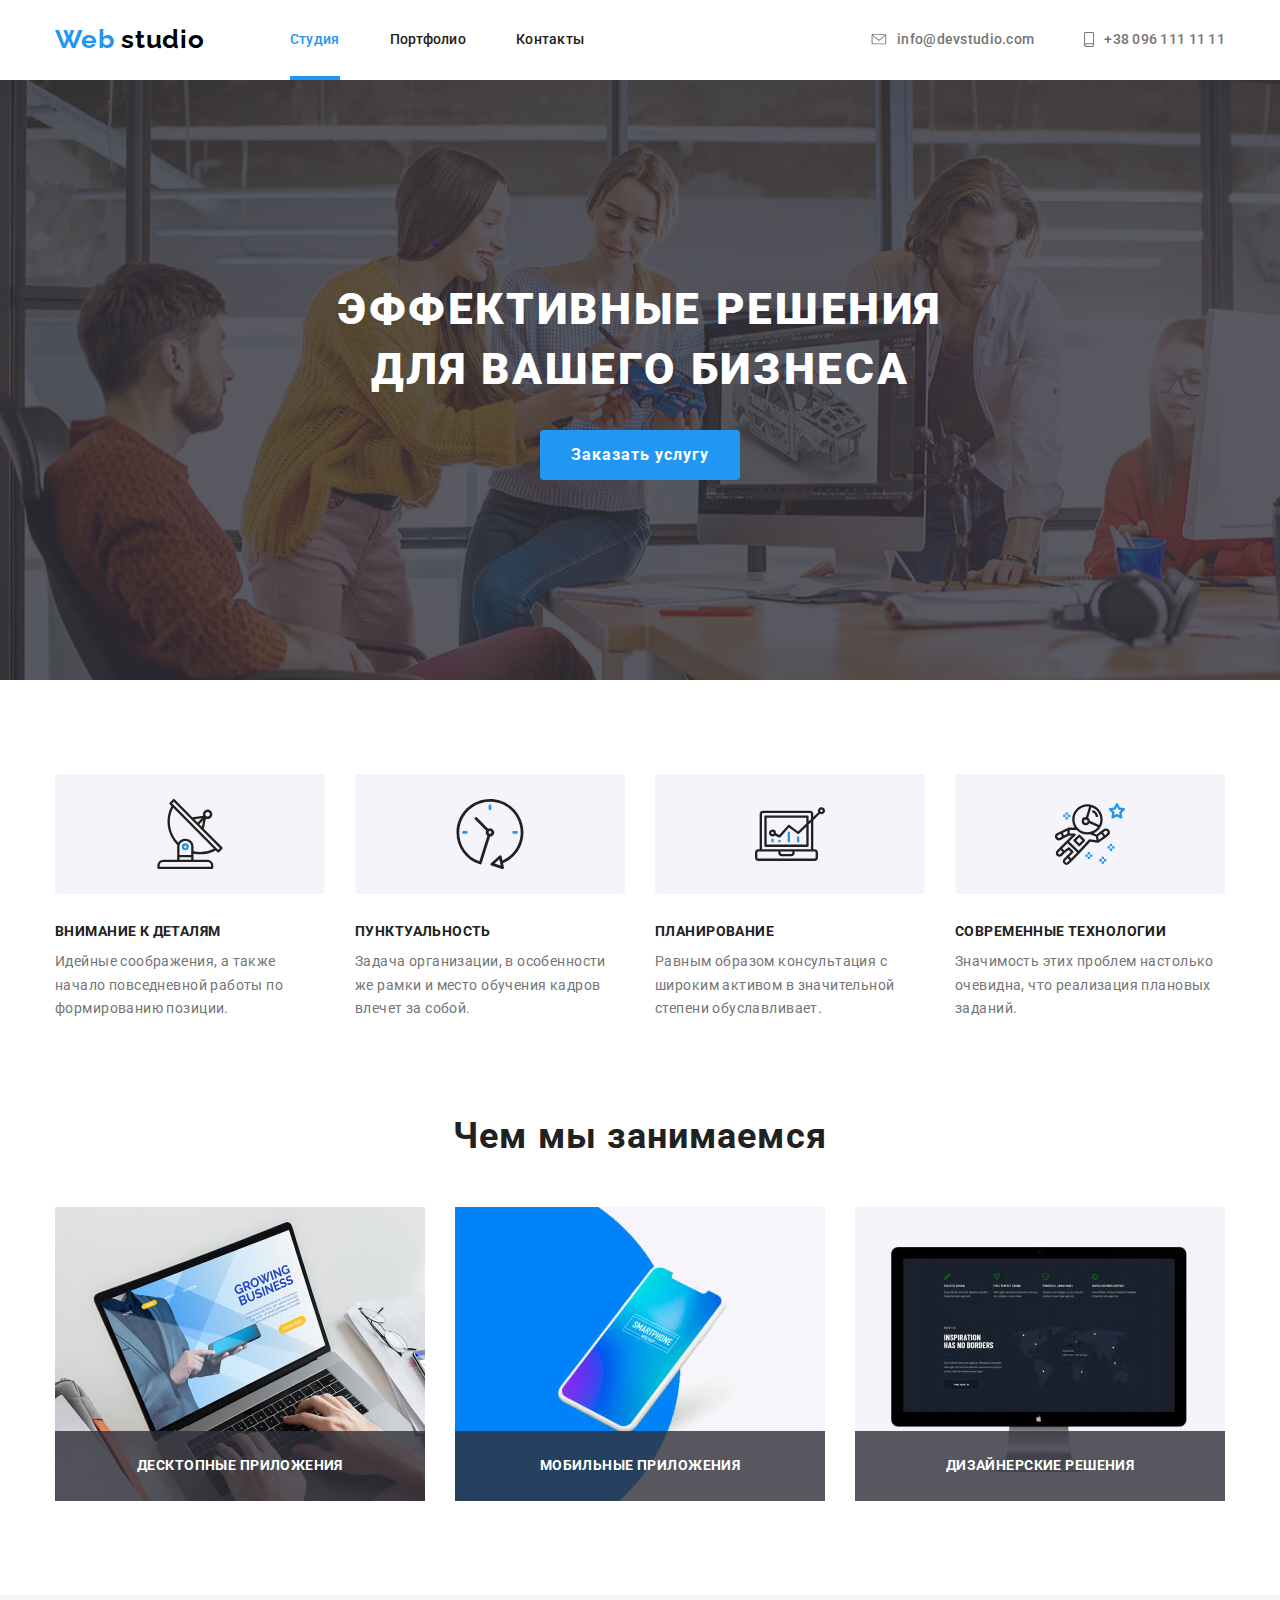
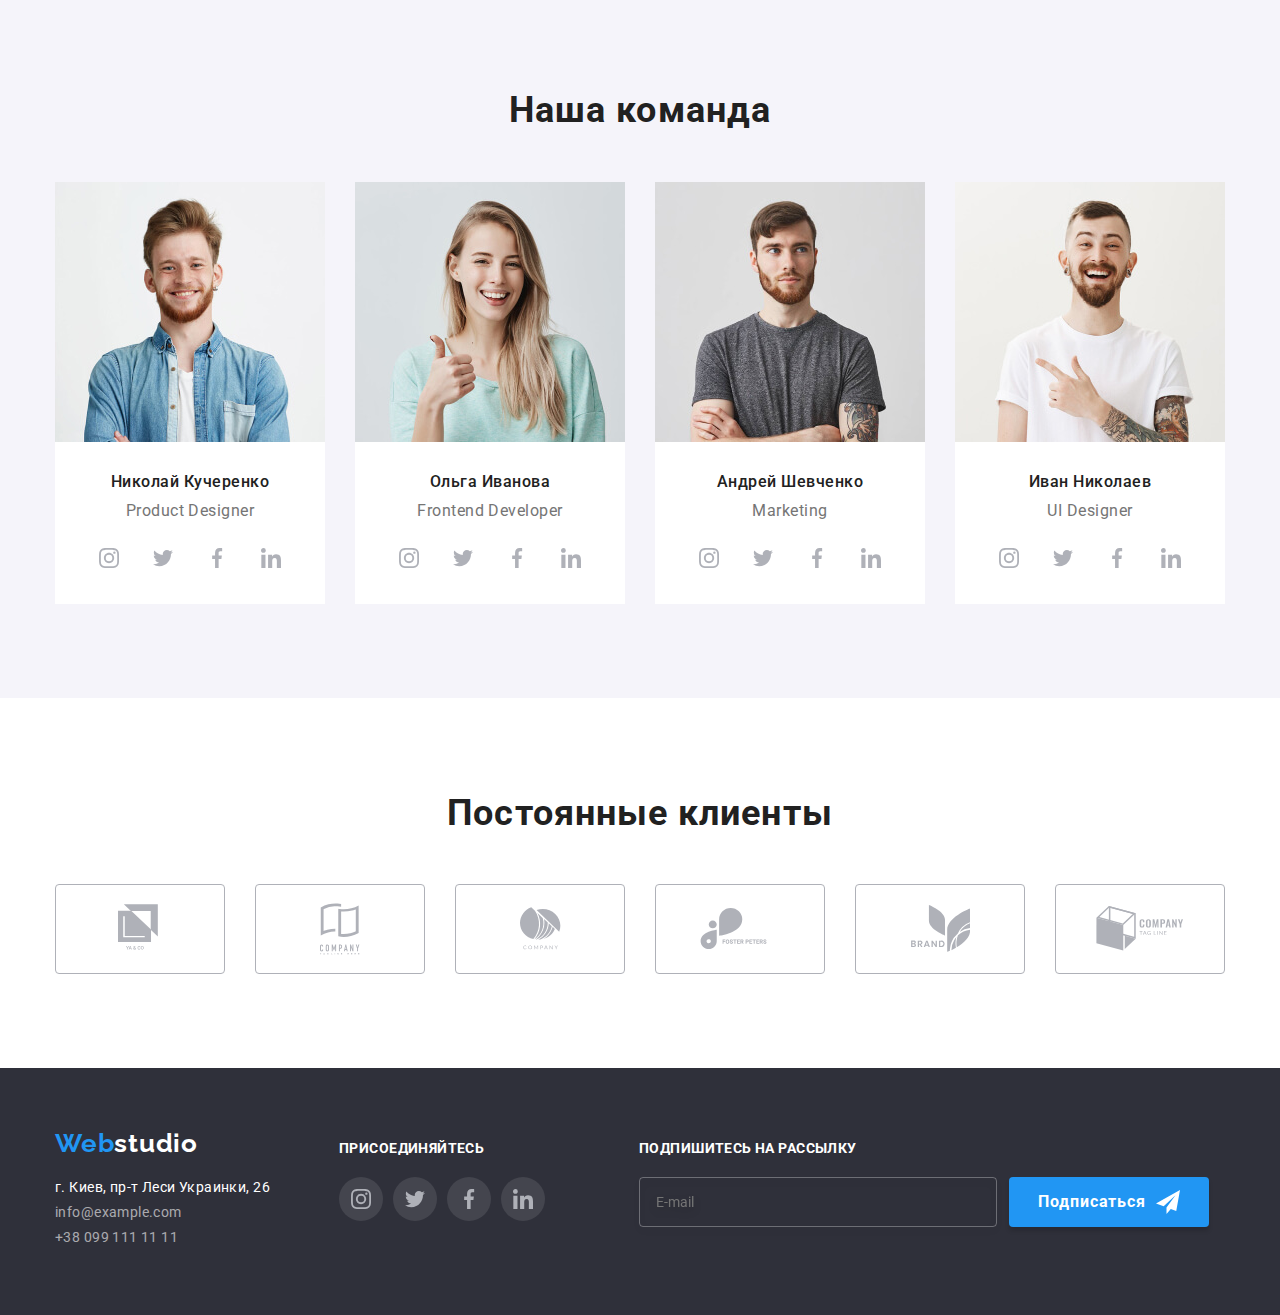
<file: index.html>
<!DOCTYPE html>
<html lang="ru">
  <head>
    <meta charset="UTF-8" />
    <meta name="viewport" content="width=device-width, initial-scale=1.0" />
    <link rel="stylesheet" href="./css/main.min.css" />
    <link
      href="https://fonts.googleapis.com/css2?family=Raleway:wght@700&family=Roboto:wght@400;500;700;900&display=swap"
      rel="stylesheet"
    />
    <title>Студия</title>
  </head>
  <body>
    <!-- HEADER -->
    <header class="header">
      <div class="container">
        <nav class="nav">
          <a href="./index.html" lang="en" class="logo-link"
            ><span class="logo-link-accent">Web</span> studio</a
          >
          <ul class="nav-list list">
            <li class="nav-list-item">
              <a href="./index.html" class="nav-list-item-link current-link"
                >Студия</a
              >
            </li>
            <li class="nav-list-item">
              <a href="./portfolio.html" class="nav-list-item-link"
                >Портфолио</a
              >
            </li>
            <li class="nav-list-item">
              <a href="#" class="nav-list-item-link">Контакты</a>
            </li>
          </ul>
        </nav>
        <address class="address">
          <ul class="contacts-list list">
            <li class="contacts-list-item">
              <a
                href="mailto:info@devstudio.com"
                target="_blank"
                lang="en"
                class="contacts-list-item-link"
                ><svg
                  class="contacts-list-item-svg contacts-list-item-svg-mail"
                >
                  <use href="./images/sprite.svg#icon-mail"></use></svg
                >info@devstudio.com</a
              >
            </li>
            <li class="contacts-list-item">
              <a
                href="tel:+380961111111"
                target="_blank"
                class="contacts-list-item-link"
                ><svg
                  class="contacts-list-item-svg contacts-list-item-svg-phone"
                >
                  <use href="./images/sprite.svg#icon-phone"></use></svg
                >+38 096 111 11 11</a
              >
            </li>
          </ul>
        </address>
      </div>
    </header>
    <main>
      <!-- Герой -->
      <section class="hero">
        <div class="container">
          <h1 class="hero-title">
            Эффективные решения <br />
            для вашего бизнеса
          </h1>
          <button data-modal-open class="modal-button">Заказать услугу</button>
        </div>
      </section>
      <!-- О нас -->
      <section class="about">
        <div class="container">
          <h2 hidden class="about-title">О нас</h2>
          <ul class="about-list list">
            <li class="about-list-item">
              <div class="about-list-item-container">
                <svg class="about-list-item-svg">
                  <use href="./images/sprite.svg#icon-antenna"></use>
                </svg>
              </div>
              <h3 class="about-list-title">Внимание к деталям</h3>
              <p class="about-list-description">
                Идейные соображения, а также начало повседневной работы по
                формированию позиции.
              </p>
            </li>
            <li class="about-list-item">
              <div class="about-list-item-container">
                <svg class="about-list-item-svg">
                  <use href="./images/sprite.svg#icon-clock"></use>
                </svg>
              </div>
              <h3 class="about-list-title">Пунктуальность</h3>
              <p class="about-list-description">
                Задача организации, в особенности же рамки и место обучения
                кадров влечет за собой.
              </p>
            </li>
            <li class="about-list-item">
              <div class="about-list-item-container">
                <svg class="about-list-item-svg">
                  <use href="./images/sprite.svg#icon-diagram"></use>
                </svg>
              </div>
              <h3 class="about-list-title">Планирование</h3>
              <p class="about-list-description">
                Равным образом консультация с широким активом в значительной
                степени обуславливает.
              </p>
            </li>
            <li class="about-list-item">
              <div class="about-list-item-container">
                <svg class="about-list-item-svg">
                  <use href="./images/sprite.svg#icon-astronaut"></use>
                </svg>
              </div>
              <h3 class="about-list-title">Современные технологии</h3>
              <p class="about-list-description">
                Значимость этих проблем настолько очевидна, что реализация
                плановых заданий.
              </p>
            </li>
          </ul>
        </div>
      </section>
      <!-- Чем мы занимаемся -->
      <section class="works">
        <div class="container">
          <h2 class="works-title">Чем мы занимаемся</h2>
          <ul class="works-list list">
            <li class="works-list-item">
              <img
                src="./images/work/work1.jpg"
                alt="Десктопные приложения"
                class="works-list-img"
                width="370"
                height="294"
              />
              <h3 class="works-list-item-title">Десктопные приложения</h3>
            </li>
            <li class="works-list-item">
              <img
                src="./images/work/work2.jpg"
                alt="Мобильные приложения"
                class="works-list-img"
                width="370"
                height="294"
              />
              <h3 class="works-list-item-title">Мобильные приложения</h3>
            </li>
            <li class="works-list-item">
              <img
                src="./images/work/work3.jpg"
                alt="Дизайнерские решения"
                class="works-list-img"
                width="370"
                height="294"
              />
              <h3 class="works-list-item-title">Дизайнерские решения</h3>
            </li>
          </ul>
        </div>
      </section>
      <!-- Команда -->
      <section class="team">
        <div class="container">
          <h2 class="team-title">Наша команда</h2>
          <ul class="team-list list">
            <li class="team-list-item">
              <img
                src="./images/team/team1.jpg"
                alt="Николай Кучеренко"
                class="team-list-img"
                width="270"
                height="260"
              />
              <h3 class="team-list-item-title">Николай Кучеренко</h3>
              <p lang="en" class="team-list-item-desc">Product Designer</p>
              <ul class="social-list list">
                <li class="social-list-item">
                  <a
                    href=""
                    class="social-list-item-link"
                    aria-label="Инстаграм"
                    ><svg
                      class="social-list-item-svg social-list-item-instagram"
                    >
                      <use href="./images/sprite.svg#icon-instagram"></use></svg
                  ></a>
                </li>
                <li class="social-list-item">
                  <a href="" class="social-list-item-link" aria-label="Твитер"
                    ><svg
                      class="social-list-item-svg social-list-item-svg-twitter"
                    >
                      <use href="./images/sprite.svg#icon-twitter"></use></svg
                  ></a>
                </li>
                <li class="social-list-item">
                  <a href="" class="social-list-item-link" aria-label="Фейсбук"
                    ><svg
                      class="social-list-item-svg social-list-item-svg-facebook"
                    >
                      <use href="./images/sprite.svg#icon-facebook"></use></svg
                  ></a>
                </li>
                <li class="social-list-item">
                  <a href="" class="social-list-item-link" aria-label="Линкедин"
                    ><svg
                      class="social-list-item-svg social-list-item-svg-linkedin"
                    >
                      <use href="./images/sprite.svg#icon-linkedin"></use></svg
                  ></a>
                </li>
              </ul>
            </li>
            <li class="team-list-item">
              <img
                src="./images/team/team2.jpg"
                alt="Ольга Иванова"
                class="team-list-img"
                width="270"
                height="260"
              />
              <h3 class="team-list-item-title">Ольга Иванова</h3>
              <p lang="en" class="team-list-item-desc">Frontend Developer</p>
              <ul class="social-list list">
                <li class="social-list-item">
                  <a
                    href=""
                    class="social-list-item-link"
                    aria-label="Инстаграм"
                    ><svg
                      class="social-list-item-svg social-list-item-svg-instagram"
                    >
                      <use href="./images/sprite.svg#icon-instagram"></use></svg
                  ></a>
                </li>
                <li class="social-list-item">
                  <a href="" class="social-list-item-link" aria-label="Твитер"
                    ><svg
                      class="social-list-item-svg social-list-item-svg-twitter"
                    >
                      <use href="./images/sprite.svg#icon-twitter"></use></svg
                  ></a>
                </li>
                <li class="social-list-item">
                  <a href="" class="social-list-item-link" aria-label="Фейсбук"
                    ><svg
                      class="social-list-item-svg social-list-item-svg-facebook"
                    >
                      <use href="./images/sprite.svg#icon-facebook"></use></svg
                  ></a>
                </li>
                <li class="social-list-item">
                  <a href="" class="social-list-item-link" aria-label="Линкедин"
                    ><svg
                      class="social-list-item-svg social-list-item-svg-linkedin"
                    >
                      <use href="./images/sprite.svg#icon-linkedin"></use></svg
                  ></a>
                </li>
              </ul>
            </li>
            <li class="team-list-item">
              <img
                src="./images/team/team3.jpg"
                alt="Андрей Шевченко"
                class="team-list-img"
                width="270"
                height="260"
              />
              <h3 class="team-list-item-title">Андрей Шевченко</h3>
              <p lang="en" class="team-list-item-desc">Marketing</p>
              <ul class="social-list list">
                <li class="social-list-item">
                  <a
                    href=""
                    class="social-list-item-link"
                    aria-label="Инстаграм"
                    ><svg
                      class="social-list-item-svg social-list-item-svg-instagram"
                    >
                      <use href="./images/sprite.svg#icon-instagram"></use></svg
                  ></a>
                </li>
                <li class="social-list-item">
                  <a href="" class="social-list-item-link" aria-label="Твитер"
                    ><svg
                      class="social-list-item-svg social-list-item-svg-twitter"
                    >
                      <use href="./images/sprite.svg#icon-twitter"></use></svg
                  ></a>
                </li>
                <li class="social-list-item">
                  <a href="" class="social-list-item-link" aria-label="Фейсбук"
                    ><svg
                      class="social-list-item-svg social-list-item-svg-facebook"
                    >
                      <use href="./images/sprite.svg#icon-facebook"></use></svg
                  ></a>
                </li>
                <li class="social-list-item">
                  <a href="" class="social-list-item-link" aria-label="Линкедин"
                    ><svg
                      class="social-list-item-svg social-list-item-svg-linkedin"
                    >
                      <use href="./images/sprite.svg#icon-linkedin"></use></svg
                  ></a>
                </li>
              </ul>
            </li>
            <li class="team-list-item">
              <img
                src="./images/team/team4.jpg"
                alt="Иван Николаев"
                class="team-list-img"
                width="270"
                height="260"
              />
              <h3 class="team-list-item-title">Иван Николаев</h3>
              <p lang="en" class="team-list-item-desc">UI Designer</p>
              <ul class="social-list list">
                <li class="social-list-item">
                  <a
                    href=""
                    class="social-list-item-link"
                    aria-label="Инстаграм"
                    ><svg
                      class="social-list-item-svg social-list-item-svg-instagram"
                    >
                      <use href="./images/sprite.svg#icon-instagram"></use></svg
                  ></a>
                </li>

                <li class="social-list-item">
                  <a href="" class="social-list-item-link" aria-label="Твитер"
                    ><svg
                      class="social-list-item-svg social-list-item-svg-twitter"
                    >
                      <use href="./images/sprite.svg#icon-twitter"></use></svg
                  ></a>
                </li>

                <li class="social-list-item">
                  <a href="" class="social-list-item-link" aria-label="Фейсбук"
                    ><svg
                      class="social-list-item-svg social-list-item-svg-facebook"
                    >
                      <use href="./images/sprite.svg#icon-facebook"></use></svg
                  ></a>
                </li>

                <li class="social-list-item">
                  <a href="" class="social-list-item-link" aria-label="Линкедин"
                    ><svg
                      class="social-list-item-svg social-list-item-svg-linkedin"
                    >
                      <use href="./images/sprite.svg#icon-linkedin"></use></svg
                  ></a>
                </li>
              </ul>
            </li>
          </ul>
        </div>
      </section>
      <!-- Клиенты -->
      <section class="clients">
        <div class="container">
          <h2 class="clients-title">Постоянные клиенты</h2>
          <ul class="clients-list list">
            <li class="clients-list-item">
              <a
                class="clients-list-item-link"
                href=""
                aria-label="Постоянный клиент"
              >
                <svg class="clients-list-item-svg clients-list-item-svg1">
                  <use href="./images/sprite.svg#icon-clients1"></use>
                </svg>
              </a>
            </li>
            <li class="clients-list-item">
              <a
                class="clients-list-item-link"
                href=""
                aria-label="Постоянный клиент"
              >
                <svg class="clients-list-item-svg clients-list-item-svg2">
                  <use href="./images/sprite.svg#icon-clients2"></use>
                </svg>
              </a>
            </li>
            <li class="clients-list-item">
              <a
                class="clients-list-item-link"
                href=""
                aria-label="Постоянный клиент"
              >
                <svg class="clients-list-item-svg clients-list-item-svg3">
                  <use href="./images/sprite.svg#icon-clients3"></use>
                </svg>
              </a>
            </li>
            <li class="clients-list-item">
              <a
                class="clients-list-item-link"
                href=""
                aria-label="Постоянный клиент"
              >
                <svg class="clients-list-item-svg clients-list-item-svg4">
                  <use href="./images/sprite.svg#icon-clients4"></use>
                </svg>
              </a>
            </li>
            <li class="clients-list-item">
              <a
                class="clients-list-item-link"
                href=""
                aria-label="Постоянный клиент"
              >
                <svg class="clients-list-item-svg clients-list-item-svg5">
                  <use href="./images/sprite.svg#icon-clients5"></use>
                </svg>
              </a>
            </li>
            <li class="clients-list-item">
              <a
                class="clients-list-item-link"
                href=""
                aria-label="Постоянный клиент"
              >
                <svg class="clients-list-item-svg clients-list-item-svg6">
                  <use href="./images/sprite.svg#icon-clients6"></use>
                </svg>
              </a>
            </li>
          </ul>
        </div>
      </section>
    </main>
    <!-- Футер -->
    <footer class="footer">
      <div class="container">
        <div class="contacts">
          <a href="index.html" lang="en" class="logo-link"
            ><span class="logo-link-accent">Web</span>studio</a
          >
          <address>
            <ul class="contacts-list list">
              <li class="contacts-list-item">
                <a
                  class="contacts-list-item-link contacts-location-link"
                  href="https://goo.gl/maps/Spt2SCFKa88WKhuq7"
                  >г. Киев, пр-т Леси Украинки, 26</a
                >
              </li>
              <li class="contacts-list-item">
                <a
                  class="contacts-list-item-link"
                  href="mailto:info@example.com"
                  lang="en"
                  >info@example.com</a
                >
              </li>
              <li class="contacts-list-item">
                <a class="contacts-list-item-link" href="tel:+380991111111"
                  >+38 099 111 11 11</a
                >
              </li>
            </ul>
          </address>
        </div>
        <div class="connect-form">
          <b class="connect-form-slogan">присоединяйтесь</b>
          <ul class="social-list list">
            <li class="social-list-item">
              <a href="" class="social-list-item-link" aria-label="Инстаграм"
                ><svg
                  class="social-list-item-svg social-list-item-svg-instagram"
                >
                  <use href="./images/sprite.svg#icon-instagram"></use></svg
              ></a>
            </li>

            <li class="social-list-item">
              <a href="" class="social-list-item-link" aria-label="Твитер"
                ><svg class="social-list-item-svg social-list-item-svg-twitter">
                  <use href="./images/sprite.svg#icon-twitter"></use></svg
              ></a>
            </li>

            <li class="social-list-item">
              <a href="" class="social-list-item-link" aria-label="Фейсбук"
                ><svg
                  class="social-list-item-svg social-list-item-svg-facebook"
                >
                  <use href="./images/sprite.svg#icon-facebook"></use></svg
              ></a>
            </li>

            <li class="social-list-item">
              <a href="" class="social-list-item-link" aria-label="Линкедин"
                ><svg
                  class="social-list-item-svg social-list-item-svg-linkedin"
                >
                  <use href="./images/sprite.svg#icon-linkedin"></use></svg
              ></a>
            </li>
          </ul>
        </div>
        <div class="footer-form-wrapper">
          <b class="footer-form-title">Подпишитесь на рассылку</b>
          <form action="" class="footer-form">
            <input
              type="email"
              class="footer-form-email"
              placeholder="E-mail"
            />
            <button type="submit" class="footer-form-submit">
              Подписаться
              <svg class="footer-form-submit-svg">
                <use href="./images/sprite.svg#icon-telegram"></use>
              </svg>
            </button>
          </form>
        </div>
      </div>
    </footer>
    <!-- MODAL FORM -->
    <div data-modal class="backdrop is-hidden">
      <form action="" class="modal-form">
        <h2 class="modal-form-title">
          Оставьте свои данные, мы вам перезвоним
        </h2>
        <div class="modal-form-input-wrapper">
          <input
            type="text"
            class="modal-form-input"
            id="modal-form-name"
            placeholder=" "
            name="user-name"
            required
          />
          <label for="modal-form-name" class="modal-form-input-label"
            ><svg class="modal-form-input-svg">
              <use href="./images/sprite.svg#icon-name"></use></svg
            ><span class="modal-form-input-label-span">Имя</span>
          </label>
        </div>
        <div class="modal-form-input-wrapper">
          <input
            type="tel"
            class="modal-form-input"
            id="modal-form-tel"
            placeholder=" "
            name="user-tel"
            required
          />
          <label for="modal-form-tel" class="modal-form-input-label"
            ><svg class="modal-form-input-svg">
              <use href="./images/sprite.svg#icon-tel"></use></svg
            ><span class="modal-form-input-label-span">Телефон</span></label
          >
        </div>

        <div class="modal-form-input-wrapper">
          <input
            type="email"
            class="modal-form-input"
            id="modal-form-email"
            placeholder=" "
            name="user-user-email"
            required
          />
          <label for="modal-form-email" class="modal-form-input-label"
            ><svg class="modal-form-input-svg">
              <use href="./images/sprite.svg#icon-email"></use></svg
            ><span class="modal-form-input-label-span">Почта</span></label
          >
        </div>

        <textarea
          name="comments"
          id=""
          class="modal-form-textarea"
          placeholder="Комментарий"
        ></textarea>
        <label class="modal-form-license-label" for="modal-form-checkbox"
          ><svg class="modal-form-custom-checkbox-svg">
            <use href="./images/sprite.svg#icon-checkbox"></use></svg
          ><input
            type="checkbox"
            id="modal-form-checkbox"
            name="license-agreement"
            value="agree"
            class="modal-form-checkbox"
          />

          <span class="modal-form-checkbox-custom"></span>
          <span class="modal-form-license-span"
            >Соглашаюсь с рассылкой и принимаю
            <a href="" class="modal-form-license">Условия договора</a></span
          ></label
        >

        <button type="submit" class="modal-form-submit">Отправить</button>
        <button data-modal-close class="modal-form-closer">
          <svg class="modal-form-closer-svg">
            <use href="./images/sprite.svg#icon-closer"></use>
          </svg>
        </button>
      </form>
    </div>
    <script src="./js/modal.js"></script>
  </body>
</html>
</file>
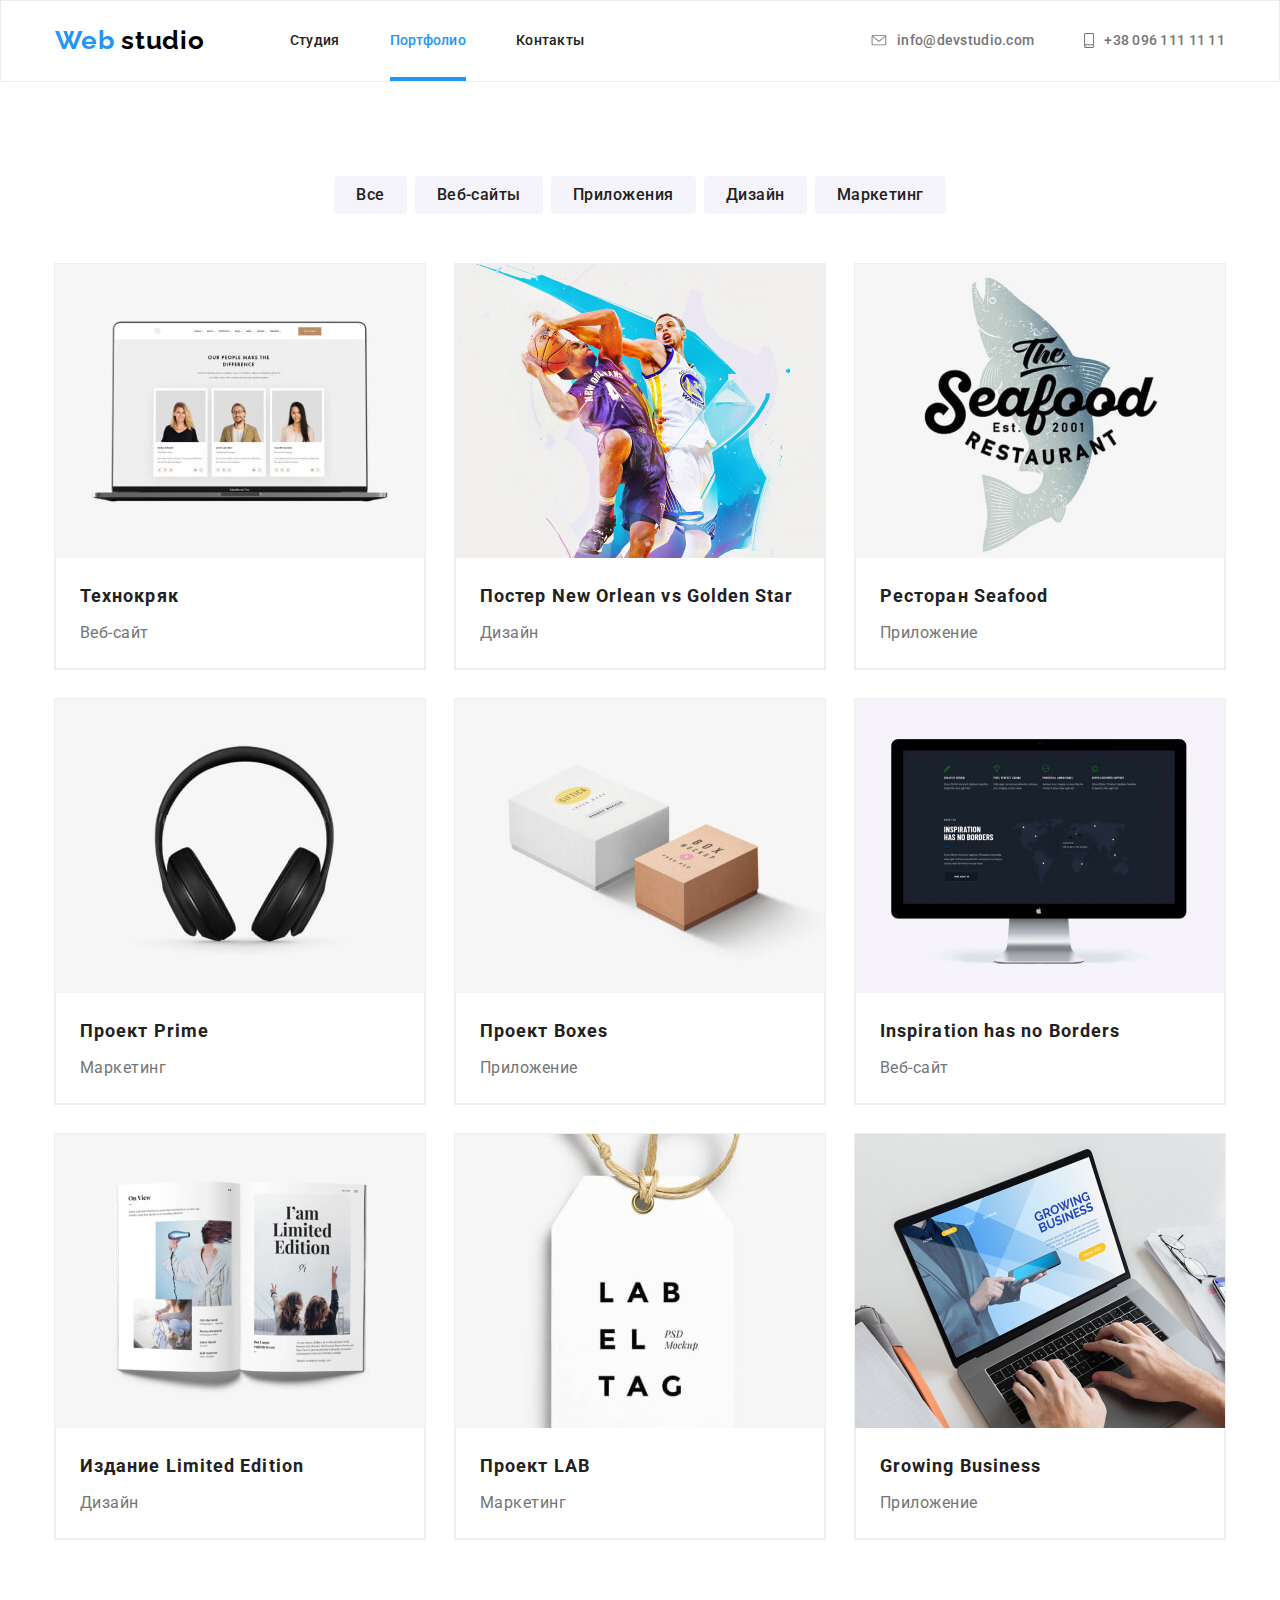
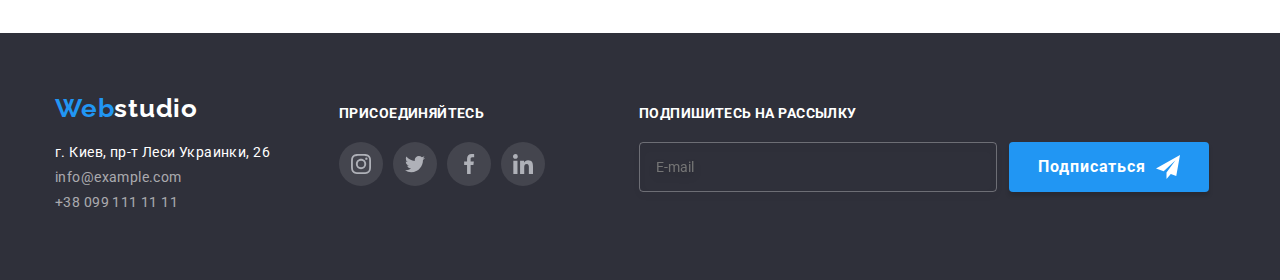
<file: portfolio.html>
<!DOCTYPE html>
<html lang="ru">
  <head>
    <meta charset="UTF-8" />
    <meta name="viewport" content="width=, inidevice-widthtial-scale=1.0" />
    <link rel="stylesheet" href="./css/portfolio.min.css" />
    <link
      href="https://fonts.googleapis.com/css2?family=Raleway:wght@700&family=Roboto:wght@400;500;700;900&display=swap"
      rel="stylesheet"
    />
    <title>Портфолио</title>
  </head>
  <body>
    <!-- HEADER -->
    <header class="header portfolio-header">
      <div class="container">
        <nav class="nav">
          <a href="./index.html" lang="en" class="logo-link"
            ><span class="logo-link-accent">Web</span> studio</a
          >
          <ul class="nav-list list">
            <li class="nav-list-item">
              <a href="./index.html" class="nav-list-item-link">Студия</a>
            </li>
            <li class="nav-list-item">
              <a href="./portfolio.html" class="nav-list-item-link current-link"
                >Портфолио</a
              >
            </li>
            <li class="nav-list-item">
              <a href="#" class="nav-list-item-link">Контакты</a>
            </li>
          </ul>
        </nav>
        <address class="address">
          <ul class="contacts-list list">
            <li class="contacts-list-item">
              <a
                href="mailto:info@devstudio.com"
                target="_blank"
                lang="en"
                class="contacts-list-item-link"
                ><svg
                  class="contacts-list-item-svg contacts-list-item-svg-mail"
                >
                  <use href="./images/sprite.svg#icon-mail"></use></svg
                >info@devstudio.com</a
              >
            </li>
            <li class="contacts-list-item">
              <a
                href="tel:+380961111111"
                target="_blank"
                class="contacts-list-item-link"
                ><svg
                  class="contacts-list-item-svg contacts-list-item-svg-phone"
                >
                  <use href="./images/sprite.svg#icon-phone"></use></svg
                >+38 096 111 11 11</a
              >
            </li>
          </ul>
        </address>
      </div>
    </header>
    <!-- MAIN -->
    <main>
      <!-- PORTFOLIO -->
      <section class="portfolio">
        <div class="container">
          <h1 class="portfolio-title" hidden>Портфолио</h1>
          <!-- FILTER-BUTTONS -->
          <ul class="filter-list list">
            <li class="filter-list-item">
              <button type="button" class="filter-list-button">Все</button>
            </li>
            <li class="filter-list-item">
              <button type="button" class="filter-list-button">
                Веб-сайты
              </button>
            </li>
            <li class="filter-list-item">
              <button type="button" class="filter-list-button">
                Приложения
              </button>
            </li>
            <li class="filter-list-item">
              <button type="button" class="filter-list-button">Дизайн</button>
            </li>
            <li class="filter-list-item">
              <button type="button" class="filter-list-button">
                Маркетинг
              </button>
            </li>
          </ul>
          <!-- GALLERY -->
          <ul class="gallery-list list">
            <li class="gallery-list-item">
              <a href="" class="gallery-list-item-link"
                ><div class="gallery-list-img-wrapper">
                  <img
                    src="./images/portfolio/img.jpg"
                    alt="Пример работы"
                    class="gallery-list-img"
                    width="370"
                    height="294"
                  />
                  <p class="gallery-hover-desc">
                    Технокряк это современная площадка распространения
                    коронавируса. Компании используют эту платформу для
                    цифрового шпионажа и атак на защищённые сервера конкурентов.
                  </p>
                </div>
                <div class="gallery-list-title-container">
                  <h2 class="gallery-list-title">Технокряк</h2>
                  <p class="gallery-list-desc">Веб-сайт</p>
                </div>
              </a>
            </li>
            <li class="gallery-list-item">
              <a href="" class="gallery-list-item-link"
                ><div class="gallery-list-img-wrapper">
                  <img
                    src="./images/portfolio/img-1.jpg"
                    alt="Пример работы"
                    class="gallery-list-img"
                    width="370"
                    height="294"
                  />
                  <p class="gallery-hover-desc">
                    Технокряк это современная площадка распространения
                    коронавируса. Компании используют эту платформу для
                    цифрового шпионажа и атак на защищённые сервера конкурентов.
                  </p>
                </div>
                <div class="gallery-list-title-container">
                  <h2 class="gallery-list-title">
                    Постер <span lang="en">New Orlean vs Golden Star</span>
                  </h2>
                  <p class="gallery-list-desc">Дизайн</p>
                </div>
              </a>
            </li>
            <li class="gallery-list-item">
              <a href="" class="gallery-list-item-link"
                ><div class="gallery-list-img-wrapper">
                  <img
                    src="./images/portfolio/img-2.jpg"
                    alt="Пример работы"
                    class="gallery-list-img"
                    width="370"
                    height="294"
                  />
                  <p class="gallery-hover-desc">
                    Технокряк это современная площадка распространения
                    коронавируса. Компании используют эту платформу для
                    цифрового шпионажа и атак на защищённые сервера конкурентов.
                  </p>
                </div>
                <div class="gallery-list-title-container">
                  <h2 class="gallery-list-title">
                    Ресторан <span lang="en">Seafood</span>
                  </h2>
                  <p class="gallery-list-desc">Приложение</p>
                </div>
              </a>
            </li>
            <li class="gallery-list-item">
              <a href="" class="gallery-list-item-link"
                ><div class="gallery-list-img-wrapper">
                  <img
                    src="./images/portfolio/img-3.jpg"
                    alt="Пример работы"
                    class="gallery-list-img"
                    width="370"
                    height="294"
                  />
                  <p class="gallery-hover-desc">
                    Технокряк это современная площадка распространения
                    коронавируса. Компании используют эту платформу для
                    цифрового шпионажа и атак на защищённые сервера конкурентов.
                  </p>
                </div>
                <div class="gallery-list-title-container">
                  <h2 class="gallery-list-title">
                    Проект <span lang="en">Prime</span>
                  </h2>
                  <p class="gallery-list-desc">Маркетинг</p>
                </div>
              </a>
            </li>
            <li class="gallery-list-item">
              <a href="" class="gallery-list-item-link"
                ><div class="gallery-list-img-wrapper">
                  <img
                    src="./images/portfolio/img-4.jpg"
                    alt="Пример работы"
                    class="gallery-list-img"
                    width="370"
                    height="294"
                  />
                  <p class="gallery-hover-desc">
                    Технокряк это современная площадка распространения
                    коронавируса. Компании используют эту платформу для
                    цифрового шпионажа и атак на защищённые сервера конкурентов.
                  </p>
                </div>
                <div class="gallery-list-title-container">
                  <h2 class="gallery-list-title">
                    Проект <span lang="en">Boxes</span>
                  </h2>
                  <p class="gallery-list-desc">Приложение</p>
                </div>
              </a>
            </li>
            <li class="gallery-list-item">
              <a href="" class="gallery-list-item-link"
                ><div class="gallery-list-img-wrapper">
                  <img
                    src="./images/portfolio/img-5.jpg"
                    alt="Пример работы"
                    class="gallery-list-img"
                    width="370"
                    height="294"
                  />
                  <p class="gallery-hover-desc">
                    Технокряк это современная площадка распространения
                    коронавируса. Компании используют эту платформу для
                    цифрового шпионажа и атак на защищённые сервера конкурентов.
                  </p>
                </div>
                <div class="gallery-list-title-container">
                  <h2 lang="en" class="gallery-list-title">
                    Inspiration has no Borders
                  </h2>
                  <p class="gallery-list-desc">Веб-сайт</p>
                </div>
              </a>
            </li>
            <li class="gallery-list-item">
              <a href="" class="gallery-list-item-link"
                ><div class="gallery-list-img-wrapper">
                  <img
                    src="./images/portfolio/img-6.jpg"
                    alt="Пример работы"
                    class="gallery-list-img"
                    width="370"
                    height="294"
                  />
                  <p class="gallery-hover-desc">
                    Технокряк это современная площадка распространения
                    коронавируса. Компании используют эту платформу для
                    цифрового шпионажа и атак на защищённые сервера конкурентов.
                  </p>
                </div>
                <div class="gallery-list-title-container">
                  <h2 class="gallery-list-title">
                    Издание <span lang="en">Limited Edition</span>
                  </h2>
                  <p class="gallery-list-desc">Дизайн</p>
                </div>
              </a>
            </li>
            <li class="gallery-list-item">
              <a href="" class="gallery-list-item-link"
                ><div class="gallery-list-img-wrapper">
                  <img
                    src="./images/portfolio/img-7.jpg"
                    alt="Пример работы"
                    class="gallery-list-img"
                    width="370"
                    height="294"
                  />
                  <p class="gallery-hover-desc">
                    Технокряк это современная площадка распространения
                    коронавируса. Компании используют эту платформу для
                    цифрового шпионажа и атак на защищённые сервера конкурентов.
                  </p>
                </div>
                <div class="gallery-list-title-container">
                  <h2 class="gallery-list-title">
                    Проект <span lang="en">LAB</span>
                  </h2>
                  <p class="gallery-list-desc">Маркетинг</p>
                </div>
              </a>
            </li>
            <li class="gallery-list-item">
              <a href="" class="gallery-list-item-link"
                ><div class="gallery-list-img-wrapper">
                  <img
                    src="./images/portfolio/img-8.jpg"
                    alt="Пример работы"
                    class="gallery-list-img"
                    width="370"
                    height="294"
                  />
                  <p class="gallery-hover-desc">
                    Технокряк это современная площадка распространения
                    коронавируса. Компании используют эту платформу для
                    цифрового шпионажа и атак на защищённые сервера конкурентов.
                  </p>
                </div>
                <div class="gallery-list-title-container">
                  <h2 lang="en" class="gallery-list-title">Growing Business</h2>
                  <p class="gallery-list-desc">Приложение</p>
                </div>
              </a>
            </li>
          </ul>
        </div>
      </section>
    </main>
    <!-- FOOTER -->
    <footer class="footer">
      <div class="container">
        <div class="contacts">
          <a href="index.html" lang="en" class="logo-link"
            ><span class="logo-link-accent">Web</span>studio</a
          >
          <address>
            <ul class="contacts-list list">
              <li class="contacts-list-item">
                <a
                  class="contacts-list-item-link contacts-location-link"
                  href="https://goo.gl/maps/Spt2SCFKa88WKhuq7"
                  >г. Киев, пр-т Леси Украинки, 26</a
                >
              </li>
              <li class="contacts-list-item">
                <a
                  class="contacts-list-item-link"
                  href="mailto:info@example.com"
                  lang="en"
                  >info@example.com</a
                >
              </li>
              <li class="contacts-list-item">
                <a class="contacts-list-item-link" href="tel:+380991111111"
                  >+38 099 111 11 11</a
                >
              </li>
            </ul>
          </address>
        </div>
        <div class="connect-form">
          <b class="connect-form-slogan">присоединяйтесь</b>
          <ul class="social-list list">
            <li class="social-list-item">
              <a href="" class="social-list-item-link" aria-label="Инстаграм"
                ><svg
                  class="social-list-item-svg social-list-item-svg-instagram"
                >
                  <use href="./images/sprite.svg#icon-instagram"></use></svg
              ></a>
            </li>

            <li class="social-list-item">
              <a href="" class="social-list-item-link" aria-label="Твитер"
                ><svg class="social-list-item-svg social-list-item-svg-twitter">
                  <use href="./images/sprite.svg#icon-twitter"></use></svg
              ></a>
            </li>

            <li class="social-list-item">
              <a href="" class="social-list-item-link" aria-label="Фейсбук"
                ><svg
                  class="social-list-item-svg social-list-item-svg-facebook"
                >
                  <use href="./images/sprite.svg#icon-facebook"></use></svg
              ></a>
            </li>

            <li class="social-list-item">
              <a href="" class="social-list-item-link" aria-label="Линкедин"
                ><svg
                  class="social-list-item-svg social-list-item-svg-linkedin"
                >
                  <use href="./images/sprite.svg#icon-linkedin"></use></svg
              ></a>
            </li>
          </ul>
        </div>
        <div class="footer-form-wrapper">
          <b class="footer-form-title">Подпишитесь на рассылку</b>
          <form action="" class="footer-form">
            <input
              type="email"
              class="footer-form-email"
              placeholder="E-mail"
            />
            <button type="submit" class="footer-form-submit">
              Подписаться
              <svg class="footer-form-submit-svg">
                <use href="./images/sprite.svg#icon-telegram"></use>
              </svg>
            </button>
          </form>
        </div>
      </div>
    </footer>
  </body>
</html>
</file>
<file: css/main.min.css>
/*! normalize.css v8.0.1 | MIT License | github.com/necolas/normalize.css */html{line-height:1.15;-webkit-text-size-adjust:100%}body{margin:0}main{display:block}h1{font-size:2em;margin:0.67em 0}hr{box-sizing:content-box;height:0;overflow:visible}pre{font-family:monospace, monospace;font-size:1em}a{background-color:transparent}abbr[title]{border-bottom:none;text-decoration:underline;text-decoration:underline dotted}b,strong{font-weight:bolder}code,kbd,samp{font-family:monospace, monospace;font-size:1em}small{font-size:80%}sub,sup{font-size:75%;line-height:0;position:relative;vertical-align:baseline}sub{bottom:-0.25em}sup{top:-0.5em}img{border-style:none}button,input,optgroup,select,textarea{font-family:inherit;font-size:100%;line-height:1.15;margin:0}button,input{overflow:visible}button,select{text-transform:none}button,[type="button"],[type="reset"],[type="submit"]{-webkit-appearance:button}button::-moz-focus-inner,[type="button"]::-moz-focus-inner,[type="reset"]::-moz-focus-inner,[type="submit"]::-moz-focus-inner{border-style:none;padding:0}button:-moz-focusring,[type="button"]:-moz-focusring,[type="reset"]:-moz-focusring,[type="submit"]:-moz-focusring{outline:1px dotted ButtonText}fieldset{padding:0.35em 0.75em 0.625em}legend{box-sizing:border-box;color:inherit;display:table;max-width:100%;padding:0;white-space:normal}progress{vertical-align:baseline}textarea{overflow:auto}[type="checkbox"],[type="radio"]{box-sizing:border-box;padding:0}[type="number"]::-webkit-inner-spin-button,[type="number"]::-webkit-outer-spin-button{height:auto}[type="search"]{-webkit-appearance:textfield;outline-offset:-2px}[type="search"]::-webkit-search-decoration{-webkit-appearance:none}::-webkit-file-upload-button{-webkit-appearance:button;font:inherit}details{display:block}summary{display:list-item}template{display:none}[hidden]{display:none}body{background-color:#fff;font-family:"Roboto",sans-serif;font-size:14px}html{box-sizing:border-box}*,*::before,*::after{box-sizing:inherit}img{display:block}.list{list-style:none;padding:0px;margin:0}h3,p,h2{margin:0}h2{font-weight:700;font-size:36px;line-height:1.17;text-align:center;letter-spacing:0.03em;color:#212121}.container{width:1200px;padding-left:15px;padding-right:15px;margin:auto}.contacts-list{display:flex}.logo-link{font-family:"Raleway", sans-serif;font-weight:700;font-size:26px;line-height:1.19;letter-spacing:0.03em;color:#000000;text-decoration:none;margin-right:85px;padding-bottom:25px;padding-top:24px}.logo-link-accent{color:#2196f3}.header .container{display:flex}.address{margin-left:auto;display:flex;align-items:center}.nav{display:flex;align-items:center}.nav-list{display:flex}.nav-list-item:not(:last-child),.contacts-list-item:not(:last-child){margin-right:50px}.contacts-list-item-svg{margin-right:10px;fill:#757575;transition:fill 250ms cubic-bezier(0.4, 0, 0.2, 1)}.contacts-list-item-svg-mail{width:16px;height:11px}.contacts-list-item-svg-phone{width:10px;height:15px}.nav-list-item-link,.contacts-list-item-link{font-weight:500;line-height:1.14;letter-spacing:0.02em;text-decoration:none;color:#212121;padding-bottom:32px;padding-top:32px;display:flex;align-items:center;transition:color 250ms cubic-bezier(0.4, 0, 0.2, 1)}.nav-list-item-link:hover,.nav-list-item-link:focus,.contacts-list-item-link:hover,.contacts-list-item-link:focus{color:#2196f3}.nav-list-item-link:hover .contacts-list-item-svg,.nav-list-item-link:focus .contacts-list-item-svg,.contacts-list-item-link:hover .contacts-list-item-svg,.contacts-list-item-link:focus .contacts-list-item-svg{fill:#2196f3}.contacts-list-item-link{color:#757575;font-style:normal}.current-link{color:#2196f3;display:block;padding-bottom:0px}.current-link::after{display:block;content:"";height:4px;width:100%;background-color:#2196f3;margin-top:28px}.social-list{display:flex;margin-left:32px;width:206px}.social-list-item:not(:last-child){margin-right:10px}.social-list-item-link{display:flex;width:44px;height:44px;border-radius:50%;align-items:center;justify-content:center;transition:background-color 250ms cubic-bezier(0.4, 0, 0.2, 1)}.social-list-item-link:hover,.social-list-item-link:focus{background-color:#2196f3}.social-list-item-link:hover .social-list-item-svg,.social-list-item-link:focus .social-list-item-svg{fill:#fff}.social-list-item-svg{width:20px;height:20px;fill:#afb1b8;transition:fill 250ms cubic-bezier(0.4, 0, 0.2, 1)}.hero{background-image:linear-gradient(rgba(47,48,58,0.8), rgba(47,48,58,0.8)),url(../images/hero/bg.jpg);max-width:1600px}.hero .container{padding-top:200px;padding-bottom:200px}.hero-title{font-weight:900;font-size:44px;line-height:1.36;text-align:center;letter-spacing:0.06em;text-transform:uppercase;margin:0px;margin-bottom:30px;color:#fff}.modal-button{width:200px;height:50px;border-radius:4px;border-color:transparent;font-weight:700;font-size:16px;line-height:1.87;text-align:center;letter-spacing:0.06em;color:#fff;background-color:#2196f3;display:block;margin:auto;cursor:pointer;outline:none}.about .container{padding-top:94px;padding-bottom:94px}.about-list{display:flex}.about-list-item{width:270px}.about-list-item:not(:last-child){margin-right:30px}.about-list-item-container{width:270px;height:120px;background-color:#f5f4fa;display:flex;align-items:center;justify-content:center;margin-bottom:30px;border-radius:4px}.about-list-item-svg{width:70px;height:70px}.about-list-title{font-weight:700;font-size:14px;line-height:1.14;letter-spacing:0.03em;text-transform:uppercase;color:#212121;margin-bottom:10px}.about-list-description{font-weight:400;line-height:1.71;letter-spacing:0.03em;color:#757575}.team-list-item-title,.team-list-item-desc{font-weight:500;font-size:16px;line-height:1.19;text-align:center;letter-spacing:0.03em}.works .container{padding-bottom:94px}.works-title{margin-bottom:50px}.works-list{display:flex}.works-list-item{position:relative;display:flex;justify-content:center}.works-list-item:not(:last-child){margin-right:30px}.works-list-item-title{font-weight:700;font-size:14px;line-height:1.14;text-align:center;letter-spacing:0.03em;text-transform:uppercase;position:absolute;bottom:0;color:#fff;width:100%;height:70px;background:rgba(47,48,58,0.8);padding-top:27px}.works-list-img{display:block}.team{background-color:#f5f4fa}.team .container{padding-top:94px;padding-bottom:94px}.team-list{display:flex}.team-list-item{background-color:#fff;padding-bottom:24px}.team-list-item:not(:last-child){margin-right:30px}.team-list-item:hover,.team-list-item:focus{box-shadow:1px 4px 6px rgba(0,0,0,0.16),0px 4px 4px rgba(0,0,0,0.06),0px 1px 1px rgba(0,0,0,0.12);transform:translateY(0px)}.team-title{margin-bottom:50px}.team-list-img{margin-bottom:30px}.team-list-item-title{margin-bottom:10px;color:#212121}.team-list-item-desc{margin-bottom:16px;font-weight:400;color:#757575}.clients .container{padding-top:94px;padding-bottom:94px}.clients-list{display:flex}.clients-title{margin-bottom:50px}.clients-list-item-link{width:170px;height:90px;border:1px solid #afb1b8;border-radius:4px;display:flex;justify-content:center;align-items:center;transition:border-color 250ms cubic-bezier(0.4, 0, 0.2, 1)}.clients-list-item-link:hover,.clients-list-item-link:focus{border-color:#2196f3}.clients-list-item-link:hover .clients-list-item-svg,.clients-list-item-link:focus .clients-list-item-svg{fill:#2196f3}.clients-list-item-svg{fill:#afb1b8;transition:fill 250ms cubic-bezier(0.4, 0, 0.2, 1)}.clients-list-item-svg1{width:44px;height:49px}.clients-list-item-svg2{width:40px;height:52px}.clients-list-item-svg3{width:41px;height:43px}.clients-list-item-svg4{width:80px;height:42px}.clients-list-item-svg5{width:59px;height:47px}.clients-list-item-svg6{width:88px;height:45px}.clients-list-item:not(:last-child){margin-right:30px}.footer{background-color:#2f303a;position:relative}.footer .container{padding-top:60px;padding-bottom:60px;display:flex}.footer .contacts-list{display:block}.footer .contacts-list:not(:last-child){margin-bottom:9px}.footer .logo-link{color:#fff;margin-bottom:20px;padding:0;display:flex;margin-right:0px}.footer .contacts-list-item{margin-right:0px;margin-bottom:9px}.footer .contacts-list-item-link{font-weight:400;line-height:1.17;letter-spacing:0.03em;color:rgba(255,255,255,0.6);padding:0px}.footer .contacts-list-item-link:hover,.footer .contacts-list-item-link:focus{color:#2196f3}.footer .contacts-location-link{color:#fff}.footer .social-list{padding:0;margin:0}.footer .social-list-item{border-radius:50%;background-color:rgba(255,255,255,0.1)}.contacts{margin-right:69px}.connect-form{margin-right:94px;margin-top:12px}.connect-form-slogan{font-weight:700;line-height:1.14;letter-spacing:0.03em;text-transform:uppercase;color:#fff;margin-bottom:20px;display:inline-block}.footer-form-wrapper{margin-top:12px}.footer-form{width:570px;display:flex;height:50px;position:relative;display:flex;justify-content:space-between}.footer-form-email{border:1px solid rgba(255,255,255,0.3);filter:drop-shadow(0px 4px 4px rgba(0,0,0,0.15));border-radius:4px;height:100%;background-color:transparent;width:358px;padding-left:16px;color:#fff}.footer-form-title{font-weight:700;font-size:14px;line-height:1.14;letter-spacing:0.03em;text-transform:uppercase;color:#fff;margin-bottom:20px;display:inline-block}.footer-form-submit{background-color:#2196f3;box-shadow:0px 4px 4px rgba(0,0,0,0.15);border-radius:4px;width:200px;height:100%;border-color:transparent;font-weight:700;font-size:16px;line-height:1.87;letter-spacing:0.06em;color:#fff;display:flex;align-items:center;justify-content:center;cursor:pointer}.footer-form-submit-svg{fill:#fff;width:24px;height:24px;margin-left:10px}.is-hidden{opacity:0;visibility:hidden;pointer-events:none}.backdrop{position:fixed;width:100%;height:100%;background-color:rgba(0,0,0,0.2);left:0;top:0;display:flex;justify-content:center;align-items:center}.modal-form{display:flex;flex-wrap:wrap;width:540px;height:590px;background-color:#fff;box-shadow:0px 1px 3px rgba(0,0,0,0.12),0px 1px 1px rgba(0,0,0,0.14),0px 2px 1px rgba(0,0,0,0.2);border-radius:4px;padding:40px;justify-content:center;position:relative}.modal-form-title{font-weight:700;font-size:20px;line-height:1.15;letter-spacing:0.03em;margin-bottom:30px;height:23px}.modal-form-input-wrapper{position:relative;width:100%;height:40px;margin-bottom:28px}.modal-form-input{height:40px;width:100%;border:1px solid rgba(33,33,33,0.2);border-radius:4px;padding-left:42px}.modal-form-input:focus{outline-color:#2196f3}.modal-form-input-label{position:absolute;left:42px;top:12px;display:flex;align-items:center}.modal-form-input-label-span{color:#757575;transition:transform 250ms cubic-bezier(0.4, 0, 0.2, 1),font-size 250ms cubic-bezier(0.4, 0, 0.2, 1);font-size:14px;line-height:1.14;letter-spacing:0.01em}.modal-form-input-svg{width:18px;height:18px;position:absolute;top:0;left:-27px;fill:#212121}.modal-form-input:focus+.modal-form-input-label>.modal-form-input-label-span,.modal-form-input:not(:placeholder-shown)+.modal-form-input-label>.modal-form-input-label-span{color:#2196f3;transform:translate(-27px, -33px);font-size:12px}.modal-form-input:focus+.modal-form-input-label .modal-form-input-svg,.modal-form-input:not(:placeholder-shown)+.modal-form-input-label .modal-form-input-svg{fill:#2196f3}.modal-form-textarea{height:120px;width:100%;border:1px solid rgba(33,33,33,0.2);border-radius:4px;margin-bottom:20px;resize:none;padding-top:12px;padding-left:16px}.modal-form-textarea:focus{outline-color:#2196f3}.modal-form-license-label{margin-bottom:30px;display:flex;align-items:center;position:relative}.modal-form-license{color:#2196f3}.modal-form-checkbox{position:absolute;width:1px;height:1px;margin:-1px;border:0;padding:0;clip:rect(0 0 0 0);overflow:hidden}.modal-form-checkbox:checked+.modal-form-checkbox-custom{background-color:#2196f3;background-size:11px 8px;border:none}.modal-form-checkbox-custom{display:inline-block;width:16px;height:15px;border:2px solid #212121;border-radius:2px;margin-right:8px}.modal-form-custom-checkbox-svg{position:absolute;top:3px;left:-2px;width:21px;height:20px;fill:#fff}.modal-form-submit{background-color:#2196f3;box-shadow:0px 4px 4px rgba(0,0,0,0.15);border-radius:4px;width:200px;height:50px;border-color:transparent;font-weight:700;font-size:16px;line-height:1.87;letter-spacing:0.06em;color:#fff;cursor:pointer}.modal-form-closer{width:30px;height:30px;border:1px solid rgba(0,0,0,0.1);border-radius:50%;position:absolute;right:8px;top:8px;display:flex;justify-content:center;align-items:center;cursor:pointer;background-color:transparent;outline:none}.modal-form-closer:hover .modal-form-closer-svg,.modal-form-closer:focus .modal-form-closer-svg{fill:#2196f3}.modal-form-closer-svg{width:11px;height:11px;fill:#000000}
/*# sourceMappingURL=main.min.css.map */
</file>
<file: css/portfolio.min.css>
/*! normalize.css v8.0.1 | MIT License | github.com/necolas/normalize.css */html{line-height:1.15;-webkit-text-size-adjust:100%}body{margin:0}main{display:block}h1{font-size:2em;margin:0.67em 0}hr{box-sizing:content-box;height:0;overflow:visible}pre{font-family:monospace, monospace;font-size:1em}a{background-color:transparent}abbr[title]{border-bottom:none;text-decoration:underline;text-decoration:underline dotted}b,strong{font-weight:bolder}code,kbd,samp{font-family:monospace, monospace;font-size:1em}small{font-size:80%}sub,sup{font-size:75%;line-height:0;position:relative;vertical-align:baseline}sub{bottom:-0.25em}sup{top:-0.5em}img{border-style:none}button,input,optgroup,select,textarea{font-family:inherit;font-size:100%;line-height:1.15;margin:0}button,input{overflow:visible}button,select{text-transform:none}button,[type="button"],[type="reset"],[type="submit"]{-webkit-appearance:button}button::-moz-focus-inner,[type="button"]::-moz-focus-inner,[type="reset"]::-moz-focus-inner,[type="submit"]::-moz-focus-inner{border-style:none;padding:0}button:-moz-focusring,[type="button"]:-moz-focusring,[type="reset"]:-moz-focusring,[type="submit"]:-moz-focusring{outline:1px dotted ButtonText}fieldset{padding:0.35em 0.75em 0.625em}legend{box-sizing:border-box;color:inherit;display:table;max-width:100%;padding:0;white-space:normal}progress{vertical-align:baseline}textarea{overflow:auto}[type="checkbox"],[type="radio"]{box-sizing:border-box;padding:0}[type="number"]::-webkit-inner-spin-button,[type="number"]::-webkit-outer-spin-button{height:auto}[type="search"]{-webkit-appearance:textfield;outline-offset:-2px}[type="search"]::-webkit-search-decoration{-webkit-appearance:none}::-webkit-file-upload-button{-webkit-appearance:button;font:inherit}details{display:block}summary{display:list-item}template{display:none}[hidden]{display:none}body{background-color:#fff;font-family:"Roboto",sans-serif;font-size:14px}html{box-sizing:border-box}*,*::before,*::after{box-sizing:inherit}img{display:block}.list{list-style:none;padding:0px;margin:0}h3,p,h2{margin:0}.container{width:1200px;padding-left:15px;padding-right:15px;margin:auto}.contacts-list{display:flex}.logo-link{font-family:"Raleway", sans-serif;font-weight:700;font-size:26px;line-height:1.19;letter-spacing:0.03em;color:#000000;text-decoration:none;margin-right:85px;padding-bottom:25px;padding-top:24px}.logo-link-accent{color:#2196f3}.header .container{display:flex}.address{margin-left:auto;display:flex;align-items:center}.nav{display:flex;align-items:center}.nav-list{display:flex}.nav-list-item:not(:last-child),.contacts-list-item:not(:last-child){margin-right:50px}.contacts-list-item-svg{margin-right:10px;fill:#757575;transition:fill 250ms cubic-bezier(0.4, 0, 0.2, 1)}.contacts-list-item-svg-mail{width:16px;height:11px}.contacts-list-item-svg-phone{width:10px;height:15px}.nav-list-item-link,.contacts-list-item-link{font-weight:500;line-height:1.14;letter-spacing:0.02em;text-decoration:none;color:#212121;padding-bottom:32px;padding-top:32px;display:flex;align-items:center;transition:color 250ms cubic-bezier(0.4, 0, 0.2, 1)}.nav-list-item-link:hover,.nav-list-item-link:focus,.contacts-list-item-link:hover,.contacts-list-item-link:focus{color:#2196f3}.nav-list-item-link:hover .contacts-list-item-svg,.nav-list-item-link:focus .contacts-list-item-svg,.contacts-list-item-link:hover .contacts-list-item-svg,.contacts-list-item-link:focus .contacts-list-item-svg{fill:#2196f3}.contacts-list-item-link{color:#757575;font-style:normal}.current-link{color:#2196f3;display:block;padding-bottom:0px}.current-link::after{display:block;content:"";height:4px;width:100%;background-color:#2196f3;margin-top:28px}.social-list{display:flex;margin-left:32px;width:206px}.social-list-item:not(:last-child){margin-right:10px}.social-list-item-link{display:flex;width:44px;height:44px;border-radius:50%;align-items:center;justify-content:center;transition:background-color 250ms cubic-bezier(0.4, 0, 0.2, 1)}.social-list-item-link:hover,.social-list-item-link:focus{background-color:#2196f3}.social-list-item-link:hover .social-list-item-svg,.social-list-item-link:focus .social-list-item-svg{fill:#fff}.social-list-item-svg{width:20px;height:20px;fill:#afb1b8;transition:fill 250ms cubic-bezier(0.4, 0, 0.2, 1)}.footer{background-color:#2f303a;position:relative}.footer .container{padding-top:60px;padding-bottom:60px;display:flex}.footer .contacts-list{display:block}.footer .contacts-list:not(:last-child){margin-bottom:9px}.footer .logo-link{color:#fff;margin-bottom:20px;padding:0;display:flex;margin-right:0px}.footer .contacts-list-item{margin-right:0px;margin-bottom:9px}.footer .contacts-list-item-link{font-weight:400;line-height:1.17;letter-spacing:0.03em;color:rgba(255,255,255,0.6);padding:0px}.footer .contacts-list-item-link:hover,.footer .contacts-list-item-link:focus{color:#2196f3}.footer .contacts-location-link{color:#fff}.footer .social-list{padding:0;margin:0}.footer .social-list-item{border-radius:50%;background-color:rgba(255,255,255,0.1)}.contacts{margin-right:69px}.connect-form{margin-right:94px;margin-top:12px}.connect-form-slogan{font-weight:700;line-height:1.14;letter-spacing:0.03em;text-transform:uppercase;color:#fff;margin-bottom:20px;display:inline-block}.footer-form-wrapper{margin-top:12px}.footer-form{width:570px;display:flex;height:50px;position:relative;display:flex;justify-content:space-between}.footer-form-email{border:1px solid rgba(255,255,255,0.3);filter:drop-shadow(0px 4px 4px rgba(0,0,0,0.15));border-radius:4px;height:100%;background-color:transparent;width:358px;padding-left:16px;color:#fff}.footer-form-title{font-weight:700;font-size:14px;line-height:1.14;letter-spacing:0.03em;text-transform:uppercase;color:#fff;margin-bottom:20px;display:inline-block}.footer-form-submit{background-color:#2196f3;box-shadow:0px 4px 4px rgba(0,0,0,0.15);border-radius:4px;width:200px;height:100%;border-color:transparent;font-weight:700;font-size:16px;line-height:1.87;letter-spacing:0.06em;color:#fff;display:flex;align-items:center;justify-content:center;cursor:pointer}.footer-form-submit-svg{fill:#fff;width:24px;height:24px;margin-left:10px}.portfolio-header{border:1px solid #ececec}.portfolio{padding-top:94px;padding-bottom:94px;position:relative}.filter-list{display:flex;justify-content:center;margin-bottom:50px}.filter-list-button{font-weight:500;font-size:16px;line-height:1.62;text-align:center;letter-spacing:0.03em;color:#212121;background-color:#f5f4fa;border-width:0px;border-color:transparent;border-radius:4px;padding-left:22px;padding-right:22px;padding-top:6px;padding-bottom:6px;transition:background-color 250ms cubic-bezier(0.4, 0, 0.2, 1),color 250ms cubic-bezier(0.4, 0, 0.2, 1)}.filter-list-button:hover,.filter-list-button:focus{background-color:#2196f3;color:#fff;cursor:pointer}.filter-list-item:not(:last-child){margin-right:8px}.gallery-list{display:flex;flex-wrap:wrap}.gallery-list-item-link{display:block;text-decoration:none}.gallery-list-item-link:hover,.gallery-list-item-link:focus{box-shadow:1px 4px 6px rgba(0,0,0,0.16),0px 4px 4px rgba(0,0,0,0.06),0px 1px 1px rgba(0,0,0,0.12)}.gallery-list-item-link:hover .gallery-hover-desc,.gallery-list-item-link:focus .gallery-hover-desc{top:0px}.gallery-list-item{width:370px;outline:1px solid #eeeeee}.gallery-list-item:not(:nth-child(3n)){margin-right:30px}.gallery-list-item:not(:nth-last-child(-n+3)){margin-bottom:30px}.gallery-list-title-container{border:1px solid #eeeeee;border-top:none;padding-top:20px;padding-bottom:20px}.gallery-list-title{font-weight:700;font-size:18px;line-height:2;letter-spacing:0.06em;color:#212121;margin-bottom:4px;padding-left:24px}.gallery-list-desc{font-weight:400;font-size:16px;line-height:1.87;letter-spacing:0.03em;color:#757575;padding-left:24px}.gallery-hover-desc{font-weight:400;font-size:18px;line-height:1.56;letter-spacing:0.03em;color:#fff;position:absolute;left:0px;top:100%;transition:top 250ms cubic-bezier(0.4, 0, 0.2, 1);background-color:rgba(33,150,243,0.9);height:100%;display:flex;align-items:center;padding-left:24px;padding-right:24px}.gallery-list-img-wrapper{overflow:hidden;position:relative}
/*# sourceMappingURL=portfolio.min.css.map */
</file>
